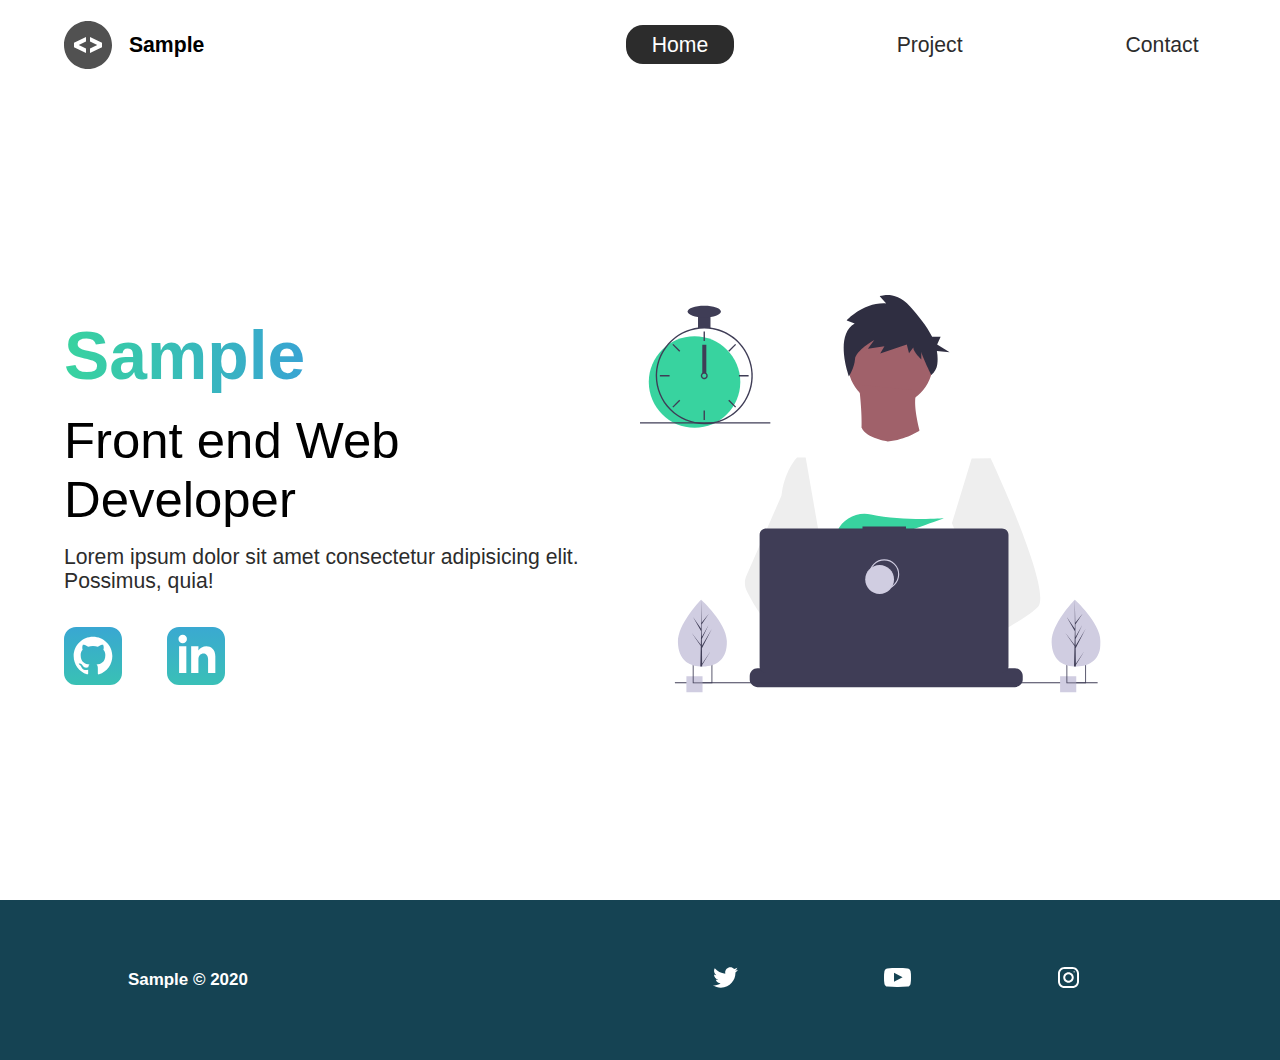
<file: index.html>
<!DOCTYPE html>
<html lang="en">
  <head>
    <meta charset="UTF-8" />
    <meta name="viewport" content="width=device-width, initial-scale=1.0" />
    <meta http-equiv="X-UA-Compatible" content="ie=edge" />
    <title>Sample|Portfolio</title>
    <meta name="Description" content="Front-end Web Developer" />
    <meta name="robots" content="index,follow" />
    <link rel="stylesheet" href="./style/style.css" />
    <title>Sample|Portfolio</title>
  </head>
  <body>
    <header class="main-head">
      <nav>
        <div class="logo">
          <img src="icons/code.svg" alt="logo" />
          <h1>Sample</h1>
        </div>

        <ul>
          <li><a href="/" class="active">Home</a></li>
          <li><a href="./Project/">Project</a></li>
          <li><a href="./Contact/index.html">Contact</a></li>
        </ul>
      </nav>
    </header>
    <section class="intro">
      <div class="intro-text">
        <h2>Sample</h2>
        <h3>
          Front end Web <br />
          Developer
        </h3>
        <p>
          Lorem ipsum dolor sit amet consectetur adipisicing elit. Possimus,
          quia!
        </p>
        <div class="intro-social">
          <a href="#"
            ><img src="icons/github.svg" alt="github social link"
          /></a>
          <a href="#">
            <img src="icons/linked-in.svg" alt="linked-in social link"
          /></a>
        </div>
      </div>
      <div class="intro-image">
        <svg
          width="799"
          height="690"
          viewBox="0 0 799 690"
          fill="none"
          xmlns="http://www.w3.org/2000/svg"
        >
          <g id="undraw_dev_productivity_umsq(1) 1" clip-path="url(#clip0)">
            <path
              id="Vector"
              d="M516.92 624.636C516.92 624.636 512.16 626.266 504.42 628.576C487.31 633.706 455.65 642.216 428.82 643.916C405.72 645.396 386.2 641.836 382.63 626.766C381.1 620.286 383.27 614.956 388 610.576C402.12 597.486 439 592.796 468.25 591.186C476.51 590.736 484.15 590.526 490.51 590.446C501.31 590.306 508.39 590.526 508.39 590.526L508.56 591.186L516.92 624.636Z"
              fill="#A0616A"
            />
            <path
              id="Vector_2"
              d="M436.99 672.586C418.61 695.346 342.73 647.666 316.19 629.886C310.41 626.016 306.97 623.566 306.97 623.566L331.25 591.186L338.94 580.936C338.94 580.936 345.82 584.586 355.99 590.526C356.36 590.746 356.73 590.966 357.11 591.186C365.88 596.336 376.89 603.066 388 610.576C403.33 620.946 418.83 632.776 428.82 643.916C438.59 654.806 443.08 665.036 436.99 672.586Z"
              fill="#A0616A"
            />
            <g id="me">
              <path
                id="Vector_3"
                d="M434.672 191.952C475.283 191.607 507.926 158.406 507.582 117.795C507.237 77.1832 474.036 44.5403 433.425 44.8847C392.813 45.2291 360.17 78.4303 360.515 119.042C360.859 159.653 394.06 192.296 434.672 191.952Z"
                fill="#A0616A"
              />
              <path
                id="Vector_4"
                d="M379.477 155.65C379.477 155.65 394.216 259.972 373.002 271.875C351.787 283.779 499.929 283.588 499.929 283.588C499.929 283.588 466.124 193.284 480.809 165.449L379.477 155.65Z"
                fill="#A0616A"
              />
              <path
                id="Vector_5"
                d="M608.101 283.199L596.257 339.402L571.214 458.308L570.49 464.815L562.138 540.138L556.582 590.177L552.857 623.79C528.584 636.526 510.988 645.326 510.988 645.326C510.988 645.326 509.404 637.719 506.871 627.99C489.805 633.265 458.218 642.043 431.404 643.97C441.266 654.777 445.842 664.969 439.817 672.57C421.63 695.485 345.349 648.45 318.659 630.896C318.077 635.158 317.879 639.464 318.068 643.762L297.626 628.314L299.331 592.359L302.206 531.522L305.819 455.229C304.448 451.975 303.294 448.634 302.364 445.228C295.956 423.161 288.032 379.057 281.928 342.067C277.016 312.298 273.302 287.138 272.517 281.785C272.411 281.086 272.358 280.726 272.358 280.726L384.363 230.094C392.509 248.556 429.865 253.809 429.865 253.809C460.756 251.417 484.847 234.913 484.847 234.913L608.101 283.199Z"
                fill="white"
              />
              <path
                id="Vector_6"
                d="M372.285 49.3811L358.49 43.9934C358.49 43.9934 386.969 12.1 426.99 14.513L415.635 2.22366C415.635 2.22366 443.04 -9.01799 468.283 19.6674C481.553 34.7467 496.908 52.4737 506.557 72.5077L521.281 72.3829L515.251 85.9663L536.874 99.3152L514.777 97.0719C516.155 104.471 516.421 112.034 515.566 119.511C514.683 126.991 510.928 133.835 505.094 138.598V138.598C505.094 138.598 487.743 103.449 487.696 97.9443L487.813 111.705C487.813 111.705 473.959 99.4371 473.889 91.1807L466.471 100.877L462.593 85.7717L416.475 101.301L423.87 88.8526L395.157 93.2246L406.278 77.9923C406.278 77.9923 373.932 96.1568 372.811 111.304C371.689 126.452 362.299 140.875 362.299 140.875C362.299 140.875 336.213 70.3294 372.285 49.3811Z"
                fill="#2F2E41"
              />
              <path
                id="Vector_7"
                d="M690.215 540.422C682.794 548.605 664.338 560.992 641.951 574.422C633.623 579.413 624.757 584.559 615.71 589.676C594.122 601.889 571.514 614.001 552.857 623.79C528.584 636.526 510.988 645.326 510.988 645.326C510.988 645.326 509.403 637.719 506.871 627.99C503.48 614.968 498.397 598.141 493.184 590.715C493.002 590.456 492.82 590.218 492.638 589.979C491.121 588.022 489.601 586.885 488.112 586.897L562.138 540.138L594.127 519.926L570.489 464.814L540.842 395.683L557.908 339.727L575.062 283.479L608.101 283.199C608.101 283.199 619.243 306.985 633.514 340.166C635.647 345.128 637.851 350.299 640.096 355.64C669.469 425.394 706.176 522.836 690.215 540.422Z"
                fill="#EEEEEE"
              />
              <path
                id="Vector_8"
                d="M358.123 591.2C355.41 591.212 352.702 591.456 350.029 591.928C327.074 596.073 320.47 616.94 318.659 630.896C318.077 635.158 317.879 639.464 318.068 643.761L297.626 628.314L290.178 622.687C272.316 616.628 256.353 605.733 242.483 592.84C230.449 581.456 219.634 568.849 210.213 555.223C200.831 541.793 192.448 527.692 185.134 513.034C183.094 508.943 181.977 504.454 181.864 499.884C181.751 495.314 182.644 490.775 184.48 486.588L209.154 430.327L245.218 348.098C245.471 346.146 245.752 344.237 246.059 342.371C252.995 300.511 272.367 281.786 272.367 281.786L287.286 281.659L297.778 341.932L310.813 416.815L302.364 445.227L282.839 510.845L302.205 531.522L358.123 591.2Z"
                fill="#EEEEEE"
              />
            </g>
            <path
              id="Vector_9"
              d="M372.877 415.806L385.631 430.686C390.37 429.783 395.319 428.721 400.416 427.529L396.752 415.806L405.71 426.256C459.707 412.975 526.637 387.155 526.637 387.155C526.637 387.155 454.379 392.453 400.428 380.666C376.558 375.451 351.998 387.284 342.202 409.668C336.508 422.679 337.403 433.951 357.596 433.951C364.419 433.835 371.223 433.195 377.949 432.037L372.877 415.806Z"
              fill="#38D39F"
            />
            <path
              id="Vector_10"
              d="M663.65 660.386V666.456C663.654 668.122 663.345 669.774 662.74 671.326C662.472 672.018 662.147 672.687 661.77 673.326C660.578 675.326 658.887 676.983 656.862 678.133C654.838 679.283 652.549 679.887 650.22 679.886H203.67C201.342 679.887 199.053 679.283 197.028 678.133C195.003 676.983 193.312 675.326 192.12 673.326C191.743 672.687 191.419 672.018 191.15 671.326C190.546 669.774 190.237 668.122 190.24 666.456V660.386C190.24 658.622 190.587 656.876 191.262 655.246C191.936 653.616 192.926 652.136 194.173 650.888C195.42 649.641 196.901 648.652 198.53 647.977C200.16 647.302 201.906 646.955 203.67 646.956H229.41V644.126C229.41 644.052 229.425 643.979 229.453 643.911C229.481 643.843 229.522 643.782 229.574 643.73C229.626 643.678 229.688 643.636 229.756 643.608C229.824 643.58 229.897 643.566 229.97 643.566H243.4C243.474 643.566 243.547 643.58 243.615 643.608C243.683 643.636 243.745 643.678 243.797 643.73C243.849 643.782 243.89 643.843 243.918 643.911C243.946 643.979 243.96 644.052 243.96 644.126V646.956H252.35V644.126C252.35 644.052 252.365 643.979 252.393 643.911C252.421 643.843 252.462 643.782 252.514 643.73C252.566 643.678 252.628 643.636 252.696 643.608C252.764 643.58 252.837 643.566 252.91 643.566H266.34C266.414 643.566 266.487 643.58 266.555 643.608C266.623 643.636 266.684 643.678 266.736 643.73C266.789 643.782 266.83 643.843 266.858 643.911C266.886 643.979 266.9 644.052 266.9 644.126V646.956H275.3V644.126C275.3 644.052 275.315 643.979 275.343 643.911C275.371 643.843 275.412 643.782 275.464 643.73C275.516 643.678 275.578 643.636 275.646 643.608C275.714 643.58 275.787 643.566 275.86 643.566H289.29C289.364 643.566 289.437 643.58 289.505 643.608C289.573 643.636 289.634 643.678 289.686 643.73C289.739 643.782 289.78 643.843 289.808 643.911C289.836 643.979 289.85 644.052 289.85 644.126V646.956H298.24V644.126C298.24 644.052 298.255 643.979 298.283 643.911C298.311 643.843 298.352 643.782 298.404 643.73C298.456 643.678 298.518 643.636 298.586 643.608C298.654 643.58 298.727 643.566 298.8 643.566H312.23C312.304 643.566 312.377 643.58 312.445 643.608C312.513 643.636 312.574 643.678 312.626 643.73C312.678 643.782 312.72 643.843 312.748 643.911C312.776 643.979 312.79 644.052 312.79 644.126V646.956H321.18V644.126C321.18 644.052 321.194 643.979 321.223 643.911C321.251 643.843 321.292 643.782 321.344 643.73C321.396 643.678 321.458 643.636 321.526 643.608C321.594 643.58 321.667 643.566 321.74 643.566H335.17C335.244 643.566 335.317 643.58 335.385 643.608C335.453 643.636 335.514 643.678 335.566 643.73C335.618 643.782 335.66 643.843 335.688 643.911C335.716 643.979 335.73 644.052 335.73 644.126V646.956H344.13V644.126C344.13 644.052 344.145 643.979 344.173 643.911C344.201 643.843 344.242 643.782 344.294 643.73C344.346 643.678 344.408 643.636 344.476 643.608C344.544 643.58 344.617 643.566 344.69 643.566H358.12C358.194 643.566 358.267 643.58 358.335 643.608C358.403 643.636 358.464 643.678 358.516 643.73C358.569 643.782 358.61 643.843 358.638 643.911C358.666 643.979 358.68 644.052 358.68 644.126V646.956H367.07V644.126C367.07 644.052 367.085 643.979 367.113 643.911C367.141 643.843 367.182 643.782 367.234 643.73C367.286 643.678 367.348 643.636 367.416 643.608C367.484 643.58 367.557 643.566 367.63 643.566H472.83C472.904 643.566 472.977 643.58 473.045 643.608C473.113 643.636 473.174 643.678 473.227 643.73C473.279 643.782 473.32 643.843 473.348 643.911C473.376 643.979 473.39 644.052 473.39 644.126V646.956H481.79V644.126C481.79 644.052 481.804 643.979 481.833 643.911C481.861 643.843 481.902 643.782 481.954 643.73C482.006 643.678 482.068 643.636 482.136 643.608C482.204 643.58 482.277 643.566 482.35 643.566H495.78C495.928 643.567 496.07 643.627 496.175 643.732C496.279 643.836 496.339 643.978 496.34 644.126V646.956H504.73V644.126C504.73 644.052 504.745 643.979 504.773 643.911C504.801 643.843 504.842 643.782 504.894 643.73C504.946 643.678 505.008 643.636 505.076 643.608C505.144 643.58 505.217 643.566 505.29 643.566H518.72C518.794 643.566 518.867 643.58 518.935 643.608C519.003 643.636 519.065 643.678 519.117 643.73C519.169 643.782 519.21 643.843 519.238 643.911C519.266 643.979 519.28 644.052 519.28 644.126V646.956H527.67V644.126C527.67 644.052 527.685 643.979 527.713 643.911C527.741 643.843 527.782 643.782 527.834 643.73C527.886 643.678 527.948 643.636 528.016 643.608C528.084 643.58 528.157 643.566 528.23 643.566H541.66C541.734 643.566 541.807 643.58 541.875 643.608C541.943 643.636 542.005 643.678 542.057 643.73C542.109 643.782 542.15 643.843 542.178 643.911C542.206 643.979 542.22 644.052 542.22 644.126V646.956H550.62V644.126C550.62 644.052 550.635 643.979 550.663 643.911C550.691 643.843 550.732 643.782 550.784 643.73C550.836 643.678 550.898 643.636 550.966 643.608C551.034 643.58 551.107 643.566 551.18 643.566H564.61C564.757 643.568 564.898 643.628 565.001 643.733C565.104 643.837 565.161 643.979 565.16 644.126V646.956H573.56V644.126C573.56 644.052 573.575 643.979 573.603 643.911C573.631 643.843 573.672 643.782 573.724 643.73C573.776 643.678 573.838 643.636 573.906 643.608C573.974 643.58 574.047 643.566 574.12 643.566H587.55C587.624 643.566 587.697 643.58 587.765 643.608C587.833 643.636 587.895 643.678 587.947 643.73C587.999 643.782 588.04 643.843 588.068 643.911C588.096 643.979 588.11 644.052 588.11 644.126V646.956H596.5V644.126C596.5 644.052 596.515 643.979 596.543 643.911C596.571 643.843 596.612 643.782 596.664 643.73C596.716 643.678 596.778 643.636 596.846 643.608C596.914 643.58 596.987 643.566 597.06 643.566H610.49C610.564 643.566 610.637 643.58 610.705 643.608C610.773 643.636 610.835 643.678 610.887 643.73C610.939 643.782 610.98 643.843 611.008 643.911C611.036 643.979 611.05 644.052 611.05 644.126V646.956H650.22C651.984 646.955 653.731 647.302 655.36 647.977C656.99 648.652 658.471 649.641 659.718 650.888C660.965 652.136 661.954 653.616 662.629 655.246C663.304 656.876 663.651 658.622 663.65 660.386Z"
              fill="#3F3D56"
            />
            <path
              id="Vector_11"
              d="M793.5 671.326H60.5V673.326H793.5V671.326Z"
              fill="#3F3D56"
            />
            <path
              id="Vector_12"
              d="M627.694 404.757H461.251V401.326H385.78V404.757H218.651C215.665 404.757 212.801 405.943 210.69 408.054C208.578 410.166 207.392 413.029 207.392 416.015V643.927C207.392 646.913 208.578 649.776 210.69 651.888C212.801 653.999 215.665 655.185 218.651 655.185H627.694C630.68 655.185 633.544 653.999 635.655 651.888C637.767 649.776 638.953 646.913 638.953 643.927V416.015C638.953 414.537 638.662 413.073 638.096 411.707C637.53 410.341 636.701 409.1 635.655 408.054C634.61 407.009 633.369 406.18 632.003 405.614C630.637 405.048 629.173 404.757 627.694 404.757Z"
              fill="#3F3D56"
            />
            <path
              id="Vector_13"
              d="M423.5 509.326C437.307 509.326 448.5 498.133 448.5 484.326C448.5 470.519 437.307 459.326 423.5 459.326C409.693 459.326 398.5 470.519 398.5 484.326C398.5 498.133 409.693 509.326 423.5 509.326Z"
              stroke="#D0CDE1"
              stroke-width="2"
              stroke-miterlimit="10"
            />
            <path
              id="Vector_14"
              d="M415.5 518.326C429.307 518.326 440.5 507.133 440.5 493.326C440.5 479.519 429.307 468.326 415.5 468.326C401.693 468.326 390.5 479.519 390.5 493.326C390.5 507.133 401.693 518.326 415.5 518.326Z"
              fill="#D0CDE1"
            />
            <path
              id="Vector_15"
              d="M108.446 661.223H80.4463V689.223H108.446V661.223Z"
              fill="#D0CDE1"
            />
            <path
              id="Vector_16"
              d="M91.4502 639.223V673.223H125.45V639.223H91.4502ZM123.97 671.743H92.9202V640.703H123.97V671.743Z"
              fill="#3F3D56"
            />
            <path
              id="Vector_17"
              d="M756.446 661.223H728.446V689.223H756.446V661.223Z"
              fill="#D0CDE1"
            />
            <path
              id="Vector_18"
              d="M739.45 639.223V673.223H773.45V639.223H739.45ZM771.97 671.743H740.92V640.703H771.97V671.743Z"
              fill="#3F3D56"
            />
            <path
              id="Vector_19"
              d="M94.5802 230.113C138.399 230.113 173.921 194.592 173.921 150.773C173.921 106.955 138.399 71.4326 94.5802 71.4326C50.7617 71.4326 15.2397 106.955 15.2397 150.773C15.2397 194.592 50.7617 230.113 94.5802 230.113Z"
              fill="#38D39F"
            />
            <path
              id="Vector_20"
              d="M122.229 56.4899C115.045 55.5763 107.774 55.5763 100.59 56.4899C84.586 58.5913 69.5203 65.2398 57.181 75.6465C44.8417 86.0532 35.7467 99.7813 30.9754 115.202C28.8053 122.229 27.5764 129.514 27.3208 136.864C27.2848 137.886 27.2607 138.92 27.2607 139.954C27.283 162.264 36.1559 183.655 51.932 199.431C67.7082 215.207 89.0989 224.08 111.41 224.103C113.201 224.103 114.992 224.042 116.759 223.934C120.907 223.674 125.03 223.103 129.093 222.227C148.495 218.055 165.798 207.161 177.947 191.468C190.095 175.776 196.308 156.295 195.487 136.467C194.665 116.638 186.863 97.738 173.459 83.1039C160.054 68.4698 141.909 59.0435 122.229 56.4899H122.229ZM137.748 217.347H137.736C130.959 219.659 123.905 221.062 116.759 221.518C114.992 221.638 113.201 221.698 111.41 221.698C89.7377 221.672 68.961 213.051 53.6367 197.727C38.3123 182.402 29.6914 161.626 29.6649 139.954C29.6649 138.92 29.689 137.886 29.725 136.864C30.5514 115.744 39.5156 95.7617 54.7411 81.1008C69.9666 66.44 90.273 58.237 111.41 58.2089C130.776 58.21 149.513 65.0865 164.283 77.6131C179.052 90.1398 188.895 107.503 192.057 126.61C195.219 145.716 191.496 165.325 181.55 181.942C171.604 198.559 156.081 211.106 137.748 217.347H137.748Z"
              fill="#3F3D56"
            />
            <path
              id="Vector_21"
              d="M112.612 63.0176H110.208V79.8474H112.612V63.0176Z"
              fill="#3F3D56"
            />
            <path
              id="Vector_22"
              d="M57.8578 84.7018L56.1577 86.4019L68.0582 98.3023L69.7582 96.6022L57.8578 84.7018Z"
              fill="#3F3D56"
            />
            <path
              id="Vector_23"
              d="M34.4736 138.751V141.156H51.3034V138.751H34.4736Z"
              fill="#3F3D56"
            />
            <path
              id="Vector_24"
              d="M56.1578 193.506L57.8579 195.206L69.7584 183.306L68.0583 181.606L56.1578 193.506Z"
              fill="#3F3D56"
            />
            <path
              id="Vector_25"
              d="M153.062 96.6022L154.762 98.3022L166.662 86.4018L164.962 84.7017L153.062 96.6022Z"
              fill="#3F3D56"
            />
            <path
              id="Vector_26"
              d="M171.516 138.751V141.156H188.346V138.751H171.516Z"
              fill="#3F3D56"
            />
            <path
              id="Vector_27"
              d="M154.762 181.605L153.062 183.305L164.962 195.206L166.662 193.506L154.762 181.605Z"
              fill="#3F3D56"
            />
            <path
              id="Vector_28"
              d="M112.612 200.06H110.208V216.89H112.612V200.06Z"
              fill="#3F3D56"
            />
            <path
              id="Vector_29"
              d="M115.016 135.145C113.976 134.365 112.711 133.943 111.41 133.943C110.11 133.943 108.844 134.365 107.804 135.145C107.091 135.686 106.505 136.375 106.085 137.165C105.552 138.181 105.322 139.329 105.421 140.473C105.52 141.616 105.944 142.707 106.644 143.617C107.343 144.527 108.288 145.218 109.368 145.608C110.447 145.997 111.616 146.07 112.735 145.817C113.855 145.564 114.878 144.996 115.685 144.179C116.492 143.363 117.048 142.333 117.288 141.21C117.528 140.088 117.441 138.92 117.039 137.846C116.636 136.771 115.935 135.834 115.017 135.145H115.016ZM111.41 143.56C110.454 143.557 109.539 143.176 108.863 142.501C108.187 141.825 107.807 140.909 107.804 139.954C107.808 139.224 108.03 138.513 108.441 137.91C108.793 137.4 109.271 136.989 109.828 136.718C110.386 136.446 111.004 136.323 111.623 136.361C112.241 136.398 112.84 136.594 113.361 136.931C113.881 137.267 114.307 137.732 114.595 138.281C114.883 138.83 115.025 139.444 115.007 140.063C114.989 140.683 114.811 141.287 114.491 141.818C114.17 142.349 113.719 142.788 113.179 143.093C112.639 143.398 112.03 143.559 111.41 143.56V143.56Z"
              fill="#3F3D56"
            />
            <path
              id="Vector_30"
              d="M122.229 35.3687H100.591V57.007H122.229V35.3687Z"
              fill="#3F3D56"
            />
            <path
              id="Vector_31"
              d="M111.41 38.9748C127.344 38.9748 140.261 34.4 140.261 28.7567C140.261 23.1134 127.344 18.5386 111.41 18.5386C95.4757 18.5386 82.5586 23.1134 82.5586 28.7567C82.5586 34.4 95.4757 38.9748 111.41 38.9748Z"
              fill="#3F3D56"
            />
            <path id="clock-arrow" d="M115 86H108V135H115V86Z" fill="#3F3D56" />
            <path
              id="Vector_32"
              d="M226 220.44H0V222.844H226V220.44Z"
              fill="#3F3D56"
            />
            <g id="plant-left">
              <path
                id="Vector_33"
                d="M150.594 599.754C151.527 631.704 132.858 643.413 109.43 644.097C108.886 644.113 108.344 644.123 107.805 644.126C106.719 644.135 105.643 644.117 104.577 644.072C83.3891 643.193 66.6172 631.945 65.7495 602.232C64.8515 571.482 103.018 531.529 105.882 528.574L105.887 528.571C105.996 528.458 106.052 528.402 106.052 528.402C106.052 528.402 149.661 567.807 150.594 599.754Z"
                fill="#D0CDE1"
              />
              <path
                id="Vector_34"
                d="M107.744 639.255L122.626 617.124L107.774 641.636L107.805 644.126C106.719 644.135 105.643 644.117 104.577 644.072L105.315 612.06L105.295 611.813L105.322 611.766L105.393 608.741L89.0952 585.078L105.374 606.477L105.432 607.116L105.989 582.93L91.9122 558.397L106.029 578.681L105.882 528.574L105.882 528.407L105.887 528.571L106.821 568.062L119.651 552.021L106.863 571.464L107.143 593.098L118.949 571.984L107.187 596.279L107.343 608.308L124.512 578.897L107.395 612.505L107.744 639.255Z"
                fill="#3F3D56"
              />
            </g>
            <g id="plant-right">
              <path
                id="Vector_35"
                d="M798.594 599.754C799.527 631.704 780.858 643.413 757.43 644.097C756.886 644.113 756.344 644.123 755.805 644.126C754.719 644.135 753.643 644.117 752.577 644.072C731.389 643.193 714.617 631.945 713.749 602.232C712.851 571.482 751.018 531.529 753.882 528.574L753.887 528.571C753.996 528.458 754.052 528.402 754.052 528.402C754.052 528.402 797.661 567.807 798.594 599.754Z"
                fill="#D0CDE1"
              />
              <path
                id="Vector_36"
                d="M755.744 639.255L770.626 617.124L755.774 641.636L755.805 644.126C754.719 644.135 753.643 644.117 752.577 644.072L753.315 612.06L753.295 611.813L753.323 611.766L753.393 608.741L737.095 585.078L753.374 606.477L753.432 607.116L753.989 582.93L739.912 558.397L754.029 578.681L753.882 528.574L753.882 528.407L753.887 528.571L754.821 568.062L767.651 552.021L754.864 571.464L755.143 593.098L766.949 571.984L755.187 596.279L755.343 608.308L772.512 578.897L755.395 612.505L755.744 639.255Z"
                fill="#3F3D56"
              />
            </g>
          </g>
          <defs>
            <clipPath id="clip0">
              <rect width="798.627" height="689.223" fill="white" />
            </clipPath>
          </defs>
        </svg>
        <img class="splash" src="/img/splash.svg" alt="" />
      </div>
    </section>
  </body>
  <footer>
    <h4>Sample &copy; 2020</h4>
    <ul>
      <li>
        <a href="#">
          <img src="icons/twitter 1.svg" alt="Twitter" />
        </a>
      </li>
      <li>
        <a href="#"> <img src="icons/youtube-symbol 1.svg" alt="Youtube" /></a>
      </li>
      <li>
        <a href="#">
          <img src="icons/instagram 1.svg" alt="Instagram" />
        </a>
      </li>
    </ul>
  </footer>
</html>
</file>
<file: style/style.css>
html[theme="dark-mode"] {
  -webkit-filter: invert(1) hue-rotate(180deg);
          filter: invert(1) hue-rotate(180deg);
}

* {
  margin: 0;
  padding: 0;
  -webkit-box-sizing: border-box;
          box-sizing: border-box;
}

html {
  font-size: 62.5%;
}

body {
  font-family: "Product Sans", sans-serif;
  font-style: normal;
  font-weight: 400;
}

h1 {
  font-size: 2.5rem;
}

li,
button,
label,
input,
a,
p {
  font-size: 2.5rem;
}

h2 {
  font-size: 4rem;
}

h3 {
  font-weight: normal;
  font-size: 2.5rem;
}

h4,
h5 {
  font-size: 2rem;
}

a {
  text-decoration: none;
  color: #2c2c2c;
}

ul {
  list-style: none;
}

.main-head {
  width: 95%;
  margin: 0 0 0 auto;
}

nav {
  display: -webkit-box;
  display: -ms-flexbox;
  display: flex;
  -webkit-box-pack: justify;
      -ms-flex-pack: justify;
          justify-content: space-between;
  -webkit-box-align: center;
      -ms-flex-align: center;
          align-items: center;
  -webkit-box-orient: horizontal;
  -webkit-box-direction: normal;
      -ms-flex-direction: row;
          flex-direction: row;
  min-height: 10vh;
  width: 60%;
  -ms-flex-wrap: wrap;
      flex-wrap: wrap;
}

nav .logo {
  display: -webkit-box;
  display: -ms-flexbox;
  display: flex;
  -webkit-box-pack: start;
      -ms-flex-pack: start;
          justify-content: flex-start;
  -webkit-box-align: center;
      -ms-flex-align: center;
          align-items: center;
  -webkit-box-orient: horizontal;
  -webkit-box-direction: normal;
      -ms-flex-direction: row;
          flex-direction: row;
  -webkit-box-flex: 1;
      -ms-flex: 1 1 10rem;
          flex: 1 1 10rem;
}

nav .logo h1 {
  margin: 2rem;
}

nav ul {
  display: -webkit-box;
  display: -ms-flexbox;
  display: flex;
  -ms-flex-pack: distribute;
      justify-content: space-around;
  -webkit-box-align: center;
      -ms-flex-align: center;
          align-items: center;
  -webkit-box-orient: horizontal;
  -webkit-box-direction: normal;
      -ms-flex-direction: row;
          flex-direction: row;
  -webkit-box-flex: 1;
      -ms-flex: 1 1 40rem;
          flex: 1 1 40rem;
}

.intro {
  min-height: 90vh;
  width: 90%;
  margin: auto;
  -ms-flex-wrap: wrap;
      flex-wrap: wrap;
  display: -webkit-box;
  display: -ms-flexbox;
  display: flex;
  -webkit-box-pack: justify;
      -ms-flex-pack: justify;
          justify-content: space-between;
  -webkit-box-align: center;
      -ms-flex-align: center;
          align-items: center;
  -webkit-box-orient: horizontal;
  -webkit-box-direction: normal;
      -ms-flex-direction: row;
          flex-direction: row;
}

.intro h2 {
  font-size: 8rem;
  padding-top: 2rem;
  background: -webkit-gradient(linear, left top, right top, from(#38d39f), to(#38a4d3));
  background: linear-gradient(to right, #38d39f, #38a4d3);
  background-clip: text;
  -webkit-text-fill-color: transparent;
  display: inline-block;
}

.intro h3 {
  padding-top: 2rem;
  font-size: 6rem;
}

.intro p {
  padding-top: 2rem;
  color: #2c2c2c;
}

.splash {
  height: 100%;
  position: absolute;
  top: 0;
  right: 0;
  z-index: -1;
}

.intro-social {
  margin-top: 4rem;
}

.intro-social a {
  margin-right: 5rem;
}

.active {
  background: #2c2c2c;
  color: white;
  padding: 1rem 3rem;
  border-radius: 2rem;
}

.intro-text,
.intro-image {
  -webkit-box-flex: 1;
      -ms-flex: 1 1 40rem;
          flex: 1 1 40rem;
}

#plant-left {
  -webkit-animation: plant 1.5s ease infinite alternate;
          animation: plant 1.5s ease infinite alternate;
}

#plant-right {
  -webkit-animation: plant 1.5s ease infinite alternate 0.5s;
          animation: plant 1.5s ease infinite alternate 0.5s;
}

#me {
  -webkit-animation: meanimation 1s ease-in-out infinite alternate;
          animation: meanimation 1s ease-in-out infinite alternate;
  -webkit-transform-origin: bottom;
          transform-origin: bottom;
}

#clock-arrow {
  -webkit-animation: clock 1s infinite linear;
          animation: clock 1s infinite linear;
  transform-box: fill-box;
  -webkit-transform-origin: bottom;
          transform-origin: bottom;
}

@-webkit-keyframes meanimation {
  from {
    -webkit-transform: rotateZ(-5deg);
            transform: rotateZ(-5deg);
  }
  to {
    -webkit-transform: rotateZ(5deg);
            transform: rotateZ(5deg);
  }
}

@keyframes meanimation {
  from {
    -webkit-transform: rotateZ(-5deg);
            transform: rotateZ(-5deg);
  }
  to {
    -webkit-transform: rotateZ(5deg);
            transform: rotateZ(5deg);
  }
}

@-webkit-keyframes clock {
  from {
    -webkit-transform: rotateZ(0deg);
            transform: rotateZ(0deg);
  }
  to {
    -webkit-transform: rotateZ(360deg);
            transform: rotateZ(360deg);
  }
}

@keyframes clock {
  from {
    -webkit-transform: rotateZ(0deg);
            transform: rotateZ(0deg);
  }
  to {
    -webkit-transform: rotateZ(360deg);
            transform: rotateZ(360deg);
  }
}

@-webkit-keyframes plant {
  from {
    -webkit-transform: translateY(0%);
            transform: translateY(0%);
  }
  to {
    -webkit-transform: translateY(-30%);
            transform: translateY(-30%);
  }
}

@keyframes plant {
  from {
    -webkit-transform: translateY(0%);
            transform: translateY(0%);
  }
  to {
    -webkit-transform: translateY(-30%);
            transform: translateY(-30%);
  }
}
@media screen and (max-width: 768px) {
  .intro h2 {
      display: none;
    }
  
}

.projects {
  min-height: 90vh;
  width: 90%;
  margin: auto;
  display: -webkit-box;
  display: -ms-flexbox;
  display: flex;
  -webkit-box-pack: justify;
      -ms-flex-pack: justify;
          justify-content: space-between;
  -webkit-box-align: center;
      -ms-flex-align: center;
          align-items: center;
  -webkit-box-orient: horizontal;
  -webkit-box-direction: normal;
      -ms-flex-direction: row;
          flex-direction: row;
  text-align: center;
  -ms-flex-wrap: wrap;
      flex-wrap: wrap;
  -webkit-box-pack: center;
      -ms-flex-pack: center;
          justify-content: center;
}

.projects h2 {
  margin: 2rem;
}

.projects img {
  margin: 2rem;
}

.Travelly.Elena-Joy {
  -webkit-box-flex: 1;
      -ms-flex: 1 1 40rem;
          flex: 1 1 40rem;
}
@media screen and (max-width: 570px) {
  .projects img {
    margin: 1rem;
    width: 90vw;
  }
}
.form-section {
  min-height: 80vh;
  display: -webkit-box;
  display: -ms-flexbox;
  display: flex;
  -webkit-box-pack: center;
      -ms-flex-pack: center;
          justify-content: center;
  -webkit-box-align: center;
      -ms-flex-align: center;
          align-items: center;
  -webkit-box-orient: horizontal;
  -webkit-box-direction: normal;
      -ms-flex-direction: row;
          flex-direction: row;
  margin-top: 3rem;
}

.form-section form {
  padding: 3rem 10rem;
  -webkit-box-shadow: 0px 10px 10px rgba(0, 0, 0, 0.2), 0px 10px 20px rgba(0, 0, 0, 0.2);
          box-shadow: 0px 10px 10px rgba(0, 0, 0, 0.2), 0px 10px 20px rgba(0, 0, 0, 0.2);
  display: -webkit-box;
  display: -ms-flexbox;
  display: flex;
  -webkit-box-pack: center;
      -ms-flex-pack: center;
          justify-content: center;
  -webkit-box-align: center;
      -ms-flex-align: center;
          align-items: center;
  -webkit-box-orient: vertical;
  -webkit-box-direction: normal;
      -ms-flex-direction: column;
          flex-direction: column;
  border-radius: 2rem;
}

.form-section input,
.form-section textarea {
  margin: 2rem;
}

.form-section input:focus,
.form-section textarea:focus {
  outline: 2px solid black;
}

.form-section textarea {
  font-family: "Montserrat", sans-serif;
  font-size: 2rem;
}

.form-section button {
  cursor: pointer;
  width: 100%;
  padding: 2rem;
  background: #154353;
  color: white;
}

.form-section button:focus {
  background: #3c3cb8;
}

footer {
  background: #154353;
  color: white;
  min-height: 10vh;
  padding: 5% 10%;
  display: -webkit-box;
  display: -ms-flexbox;
  display: flex;
  -webkit-box-pack: start;
      -ms-flex-pack: start;
          justify-content: flex-start;
  -webkit-box-align: center;
      -ms-flex-align: center;
          align-items: center;
  -webkit-box-orient: horizontal;
  -webkit-box-direction: normal;
      -ms-flex-direction: row;
          flex-direction: row;
}

footer ul {
  -webkit-box-flex: 1;
      -ms-flex: 1 1 40rem;
          flex: 1 1 40rem;
  display: -webkit-box;
  display: -ms-flexbox;
  display: flex;
  -ms-flex-pack: distribute;
      justify-content: space-around;
  -webkit-box-align: center;
      -ms-flex-align: center;
          align-items: center;
  -webkit-box-orient: horizontal;
  -webkit-box-direction: normal;
      -ms-flex-direction: row;
          flex-direction: row;
}

footer h4 {
  -webkit-box-flex: 1;
      -ms-flex: 1 1 40rem;
          flex: 1 1 40rem;
}

@media screen and (max-width: 1333px) {
  html {
    font-size: 53%;
  }
  .splash {
    display: none;
  }
  svg {
    width: 80%;
  }
  nav {
    width: 100%;
  }
}

@media screen and (max-width: 755px) {
  html {
    font-size: 45%;
  }
  svg {
    height: 60%;
  }
  .main-head {
    width: 100%;
  }
  nav .logo {
    display: -webkit-box;
    display: -ms-flexbox;
    display: flex;
    -webkit-box-pack: center;
        -ms-flex-pack: center;
            justify-content: center;
    -webkit-box-align: center;
        -ms-flex-align: center;
            align-items: center;
    -webkit-box-orient: vertical;
    -webkit-box-direction: normal;
        -ms-flex-direction: column;
            flex-direction: column;
    -webkit-box-flex: 1;
        -ms-flex: 1 1 20rem;
            flex: 1 1 20rem;
  }
  nav ul {
    -webkit-box-flex: 1;
        -ms-flex: 1 1 60rem;
            flex: 1 1 60rem;
  }
  .intro-text {
    text-align: center;
    margin-top: 5rem;
  }
  .intro-social {
    display: -webkit-box;
    display: -ms-flexbox;
    display: flex;
    -webkit-box-pack: center;
        -ms-flex-pack: center;
            justify-content: center;
    -webkit-box-align: center;
        -ms-flex-align: center;
            align-items: center;
    -webkit-box-orient: horizontal;
    -webkit-box-direction: normal;
        -ms-flex-direction: row;
            flex-direction: row;
  }
  .intro-social a {
    margin: 2rem;
  }
  .intro-image {
    text-align: center;
  }
}
/*# sourceMappingURL=style.css.map */
</file>
